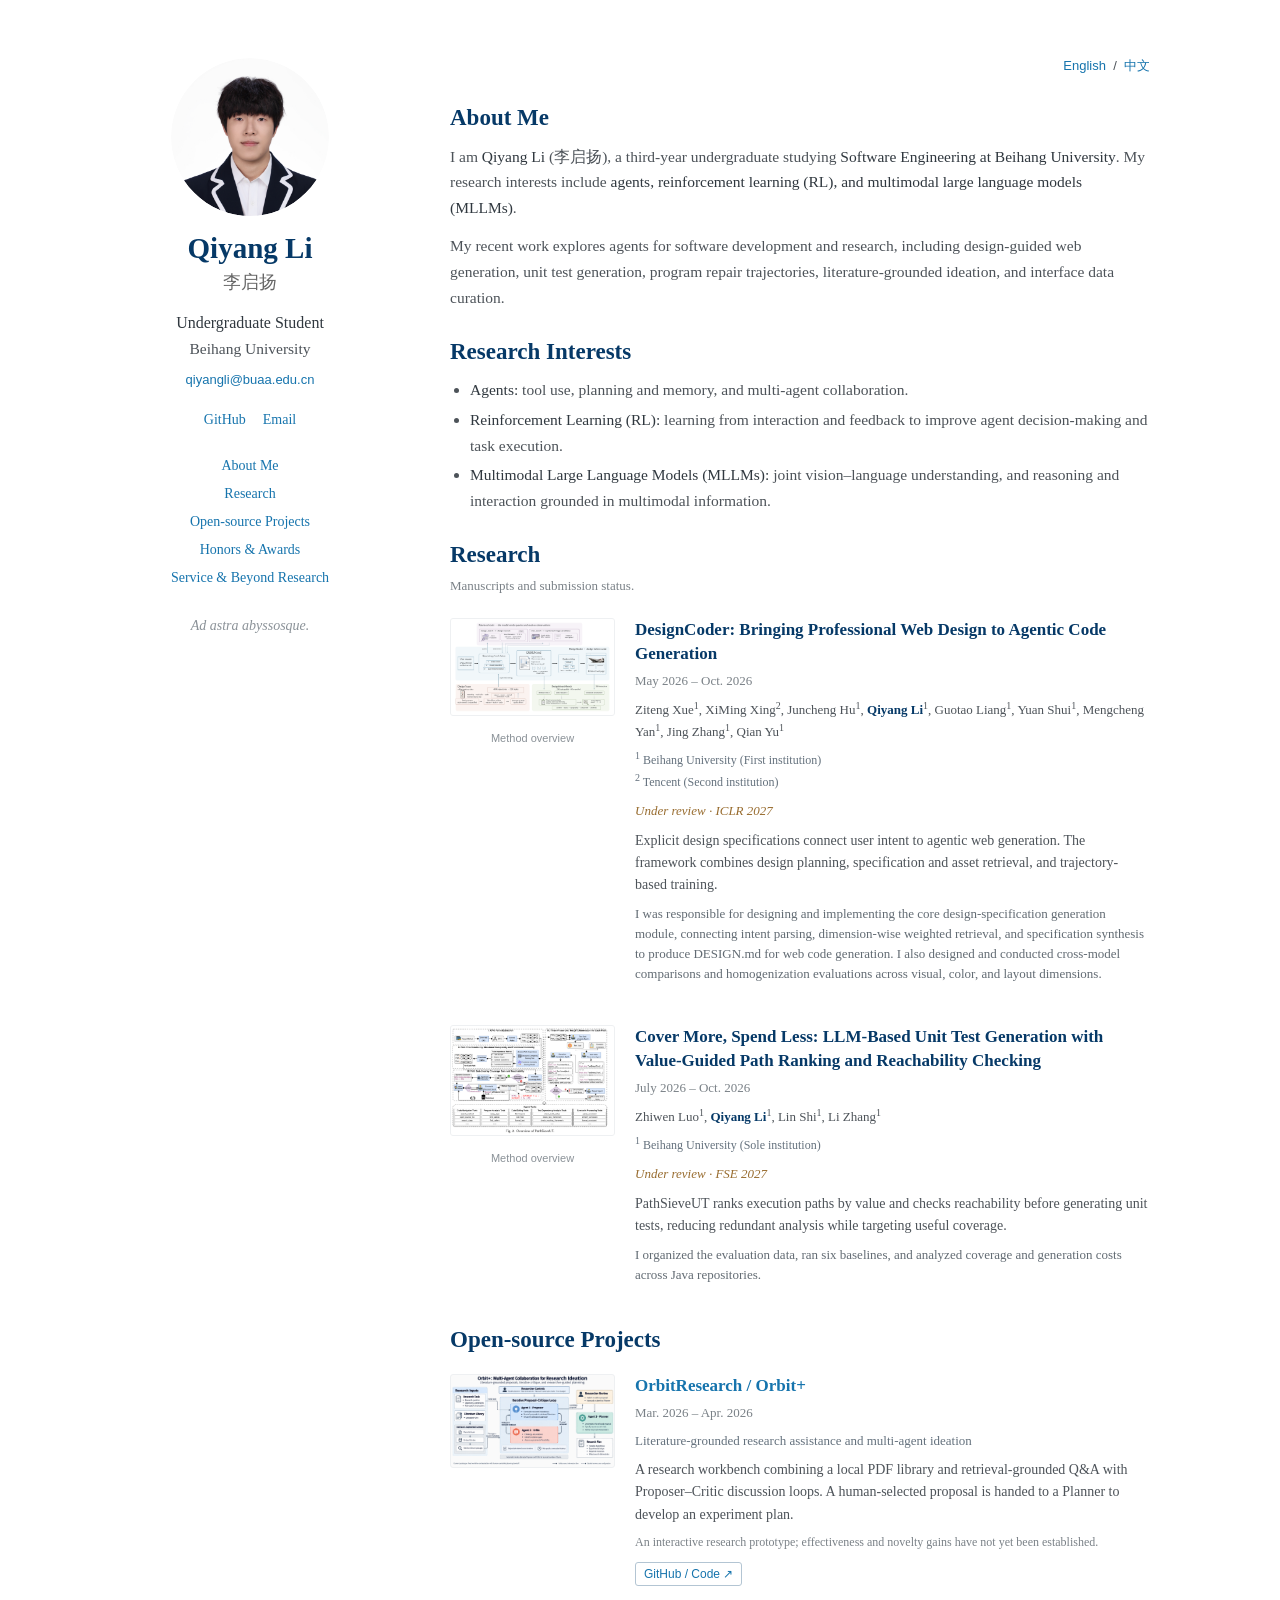
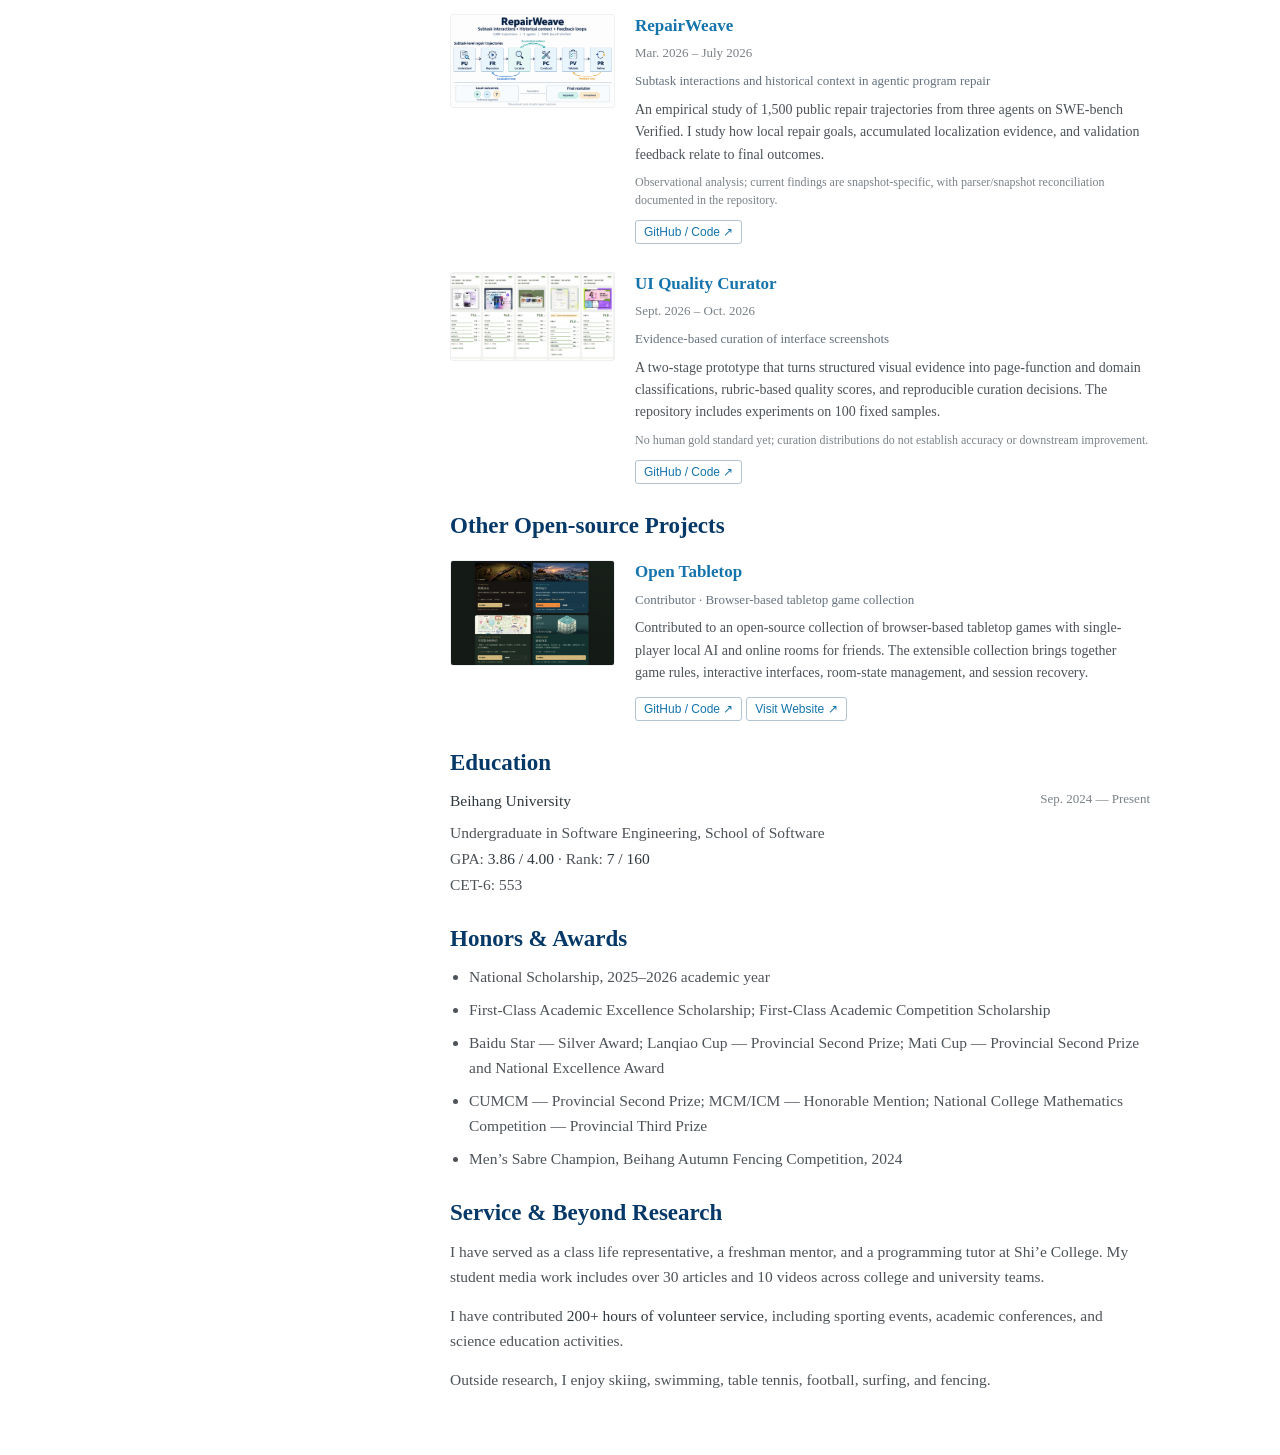
<file: index.html>
<!doctype html>
<html lang="en"><head><meta charset="utf-8"><meta name="viewport" content="width=device-width,initial-scale=1"><title>Qiyang Li | Beihang University</title><meta name="description" content="Qiyang Li (李启扬), Software Engineering undergraduate at Beihang University. Agents, reinforcement learning, and multimodal large language models."><link rel="stylesheet" href="assets/css/minimal-light.css"><link rel="stylesheet" href="assets/css/custom.css"></head>
<body><a class="skip" href="#about">Skip to content</a><div class="wrapper"><header><a href="index.html" class="image avatar"><img src="assets/img/avatar.jpg?v=2" alt="李启扬的头像" width="158" height="158"></a><h1>Qiyang Li</h1><p class="chinese-name">李启扬</p><div class="position">Undergraduate Student</div><a class="affiliation" href="https://www.buaa.edu.cn/">Beihang University</a><a class="email" href="mailto:qiyangli@buaa.edu.cn">qiyangli@buaa.edu.cn</a><div class="profile-links"><a href="https://github.com/starry913">GitHub</a><a href="mailto:qiyangli@buaa.edu.cn">Email</a></div><nav class="profile-nav" aria-label="Page sections"><a href="#about">About Me</a><a href="#research">Research</a><a href="#projects">Open-source Projects</a><a href="#honors">Honors & Awards</a><a href="#beyond">Service & Beyond Research</a></nav><p class="motto">Ad astra abyssosque.</p></header><section><div class="language"><a href="index.html" lang="en">English</a> &nbsp;/&nbsp; <a href="zh.html" lang="zh-CN">中文</a></div><h2 id="about">About Me</h2><p>I am <strong>Qiyang Li</strong> (李启扬), a third-year undergraduate studying <strong>Software Engineering at Beihang University</strong>. My research interests include <strong>agents, reinforcement learning (RL), and multimodal large language models (MLLMs)</strong>.</p><p>My recent work explores agents for software development and research, including design-guided web generation, unit test generation, program repair trajectories, literature-grounded ideation, and interface data curation.</p><h2 id="interests">Research Interests</h2><ul class="interests"><li><strong>Agents:</strong> tool use, planning and memory, and multi-agent collaboration.</li><li><strong>Reinforcement Learning (RL):</strong> learning from interaction and feedback to improve agent decision-making and task execution.</li><li><strong>Multimodal Large Language Models (MLLMs):</strong> joint vision–language understanding, and reasoning and interaction grounded in multimodal information.</li></ul><h2 id="research">Research</h2><p class="section-note">Manuscripts and submission status.</p><article class="research-entry" id="designcoder"><div><a class="figure-link" href="assets/img/designcoder.png" aria-label="DesignCoder: Bringing Professional Web Design to Agentic Code Generation figure"><img src="assets/img/designcoder.png" alt="DesignCoder: Bringing Professional Web Design to Agentic Code Generation — method overview" loading="lazy"></a><div class="figure-caption">Method overview</div></div><div><h3>DesignCoder: Bringing Professional Web Design to Agentic Code Generation</h3><p class="project-dates">May 2026 – Oct. 2026</p><p class="authors">Ziteng Xue<sup>1</sup>, XiMing Xing<sup>2</sup>, Juncheng Hu<sup>1</sup>, <strong>Qiyang Li</strong><sup>1</sup>, Guotao Liang<sup>1</sup>, Yuan Shui<sup>1</sup>, Mengcheng Yan<sup>1</sup>, Jing Zhang<sup>1</sup>, Qian Yu<sup>1</sup></p><p class="affiliations"><sup>1</sup> Beihang University (First institution)<br><sup>2</sup> Tencent (Second institution)</p><p class="status">Under review · ICLR 2027</p><p class="description">Explicit design specifications connect user intent to agentic web generation. The framework combines design planning, specification and asset retrieval, and trajectory-based training.</p><p class="contribution">I was responsible for designing and implementing the core design-specification generation module, connecting intent parsing, dimension-wise weighted retrieval, and specification synthesis to produce DESIGN.md for web code generation. I also designed and conducted cross-model comparisons and homogenization evaluations across visual, color, and layout dimensions.</p></div></article><article class="research-entry" id="pathsieveut"><div><a class="figure-link" href="assets/img/pathsieveut.png" aria-label="Cover More, Spend Less: LLM-Based Unit Test Generation with Value-Guided Path Ranking and Reachability Checking figure"><img src="assets/img/pathsieveut.png" alt="Cover More, Spend Less: LLM-Based Unit Test Generation with Value-Guided Path Ranking and Reachability Checking — method overview" loading="lazy"></a><div class="figure-caption">Method overview</div></div><div><h3>Cover More, Spend Less: LLM-Based Unit Test Generation with Value-Guided Path Ranking and Reachability Checking</h3><p class="project-dates">July 2026 – Oct. 2026</p><p class="authors">Zhiwen Luo<sup>1</sup>, <strong>Qiyang Li</strong><sup>1</sup>, Lin Shi<sup>1</sup>, Li Zhang<sup>1</sup></p><p class="affiliations"><sup>1</sup> Beihang University (Sole institution)</p><p class="status">Under review · FSE 2027</p><p class="description">PathSieveUT ranks execution paths by value and checks reachability before generating unit tests, reducing redundant analysis while targeting useful coverage.</p><p class="contribution">I organized the evaluation data, ran six baselines, and analyzed coverage and generation costs across Java repositories.</p></div></article><h2 id="projects">Open-source Projects</h2><article class="research-entry" id="orbit"><div><a class="figure-link" href="assets/img/orbit.png" aria-label="OrbitResearch / Orbit+ figure"><img src="assets/img/orbit.png" alt="OrbitResearch / Orbit+ — project overview" loading="lazy"></a></div><div><h3><a href="https://github.com/starry913/OrbitResearch">OrbitResearch / Orbit+</a></h3><p class="project-dates">Mar. 2026 – Apr. 2026</p><p class="project-subtitle">Literature-grounded research assistance and multi-agent ideation</p><p class="description">A research workbench combining a local PDF library and retrieval-grounded Q&A with Proposer–Critic discussion loops. A human-selected proposal is handed to a Planner to develop an experiment plan.</p><p class="project-note">An interactive research prototype; effectiveness and novelty gains have not yet been established.</p><a class="code-link" href="https://github.com/starry913/OrbitResearch">GitHub / Code ↗</a></div></article><article class="research-entry" id="repairweave"><div><a class="figure-link" href="assets/img/repairweave-overview.png" aria-label="RepairWeave figure"><img src="assets/img/repairweave-overview.png" alt="RepairWeave — project overview" loading="lazy"></a></div><div><h3><a href="https://github.com/starry913/repairweave">RepairWeave</a></h3><p class="project-dates">Mar. 2026 – July 2026</p><p class="project-subtitle">Subtask interactions and historical context in agentic program repair</p><p class="description">An empirical study of 1,500 public repair trajectories from three agents on SWE-bench Verified. I study how local repair goals, accumulated localization evidence, and validation feedback relate to final outcomes.</p><p class="project-note">Observational analysis; current findings are snapshot-specific, with parser/snapshot reconciliation documented in the repository.</p><a class="code-link" href="https://github.com/starry913/repairweave">GitHub / Code ↗</a></div></article><article class="research-entry" id="curator"><div><a class="figure-link" href="assets/img/ui-curator.png" aria-label="UI Quality Curator figure"><img src="assets/img/ui-curator.png" alt="UI Quality Curator — project overview" loading="lazy"></a></div><div><h3><a href="https://github.com/starry913/ui-quality-curator">UI Quality Curator</a></h3><p class="project-dates">Sept. 2026 – Oct. 2026</p><p class="project-subtitle">Evidence-based curation of interface screenshots</p><p class="description">A two-stage prototype that turns structured visual evidence into page-function and domain classifications, rubric-based quality scores, and reproducible curation decisions. The repository includes experiments on 100 fixed samples.</p><p class="project-note">No human gold standard yet; curation distributions do not establish accuracy or downstream improvement.</p><a class="code-link" href="https://github.com/starry913/ui-quality-curator">GitHub / Code ↗</a></div></article><h2 id="other-projects">Other Open-source Projects</h2><article class="research-entry" id="open-tabletop"><div><a class="figure-link" href="assets/img/open-tabletop.png?v=2" aria-label="Open Tabletop preview"><img src="assets/img/open-tabletop.png?v=2" alt="Open Tabletop — browser game collection" loading="lazy"></a></div><div><h3><a href="https://github.com/starry913/open-tabletop">Open Tabletop</a></h3><p class="project-subtitle">Contributor · Browser-based tabletop game collection</p><p class="description">Contributed to an open-source collection of browser-based tabletop games with single-player local AI and online rooms for friends. The extensible collection brings together game rules, interactive interfaces, room-state management, and session recovery.</p><a class="code-link" href="https://github.com/starry913/open-tabletop">GitHub / Code ↗</a> <a class="code-link" href="https://velvet-poker-friends.linming-dracarys.chatgpt.site/">Visit Website ↗</a></div></article><h2 id="education">Education</h2><p class="education"><strong>Beihang University</strong><span>Sep. 2024 — Present</span></p><p class="academic-facts">Undergraduate in Software Engineering, School of Software<br>GPA: <strong>3.86 / 4.00</strong> · Rank: <strong>7 / 160</strong><br>CET-6: 553</p><h2 id="honors">Honors & Awards</h2><ul class="compact-list"><li>National Scholarship, 2025–2026 academic year</li><li>First-Class Academic Excellence Scholarship; First-Class Academic Competition Scholarship</li><li>Baidu Star — Silver Award; Lanqiao Cup — Provincial Second Prize; Mati Cup — Provincial Second Prize and National Excellence Award</li><li>CUMCM — Provincial Second Prize; MCM/ICM — Honorable Mention; National College Mathematics Competition — Provincial Third Prize</li><li>Men’s Sabre Champion, Beihang Autumn Fencing Competition, 2024</li></ul><h2 id="beyond">Service & Beyond Research</h2><p>I have served as a class life representative, a freshman mentor, and a programming tutor at Shi’e College. My student media work includes over 30 articles and 10 videos across college and university teams.</p><p>I have contributed <strong>200+ hours of volunteer service</strong>, including sporting events, academic conferences, and science education activities.</p><p>Outside research, I enjoy skiing, swimming, table tennis, football, surfing, and fencing.</p></section></div></body></html>
</file>
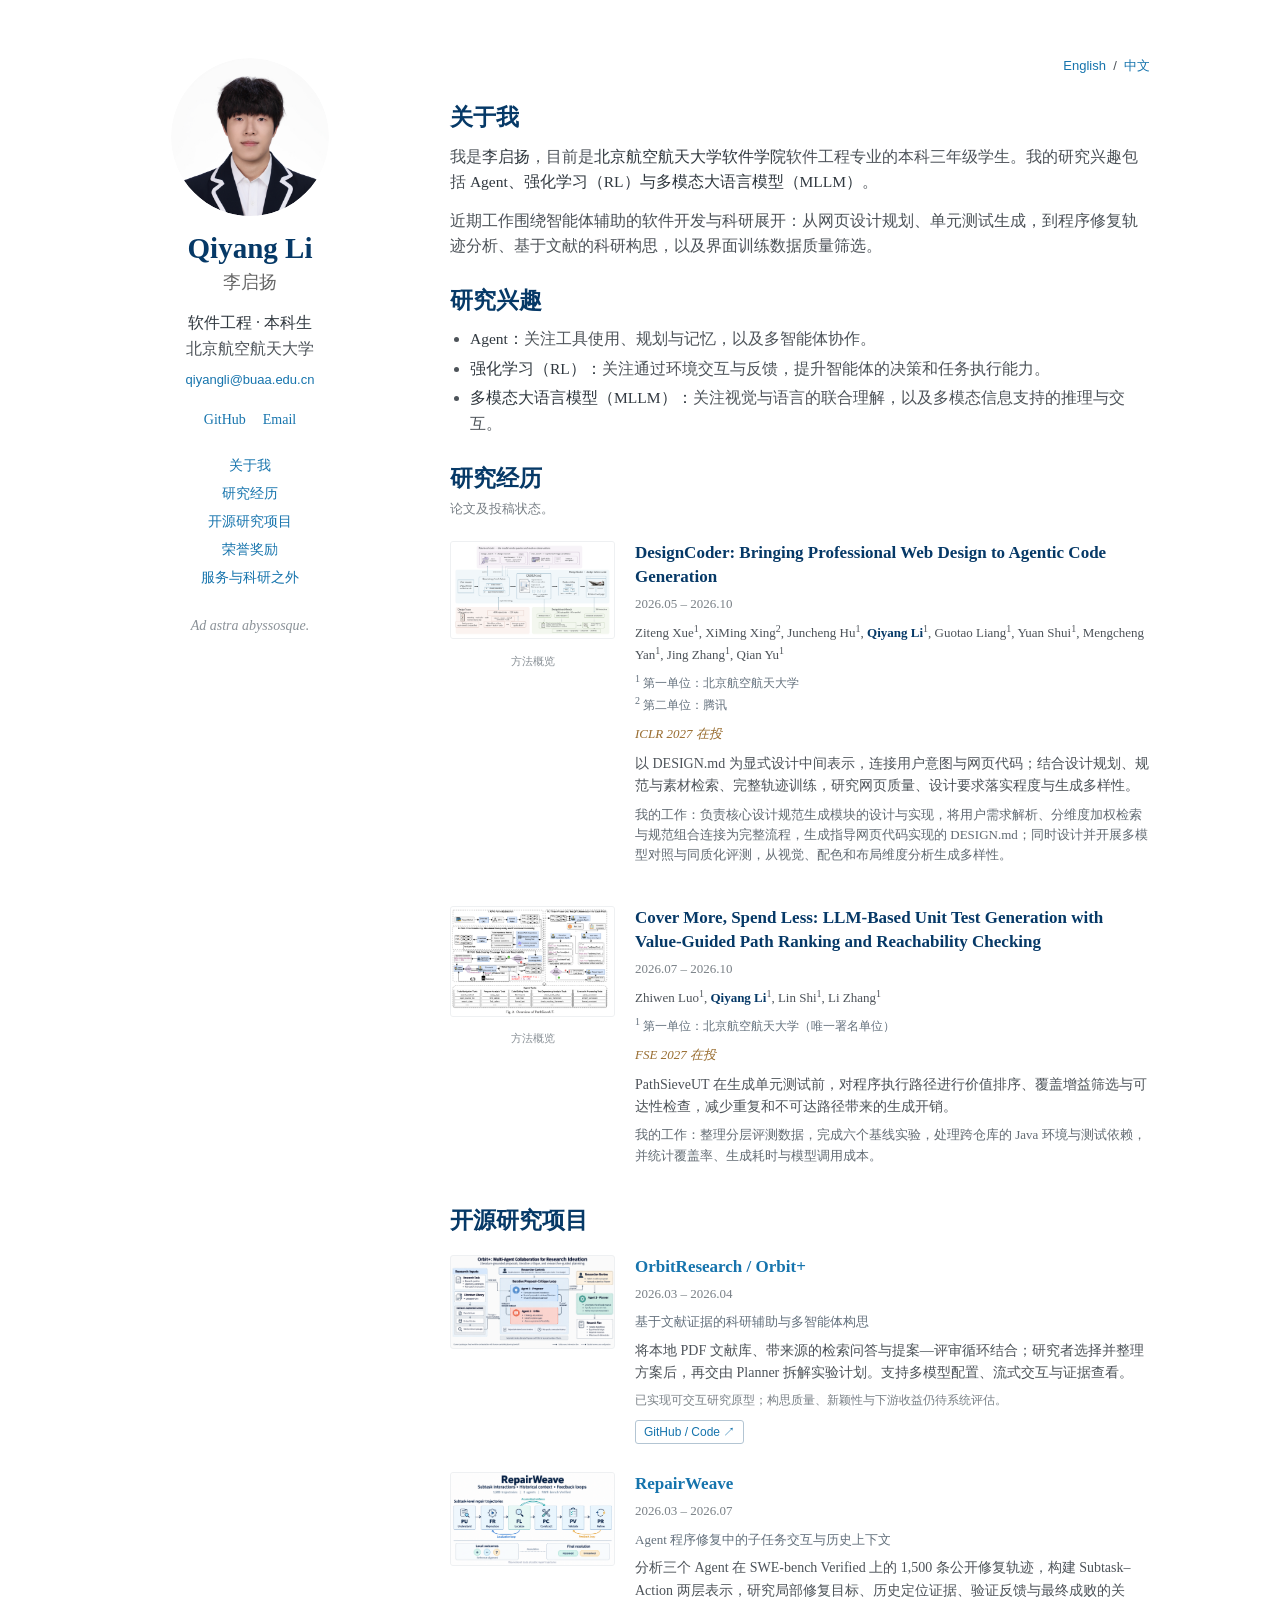
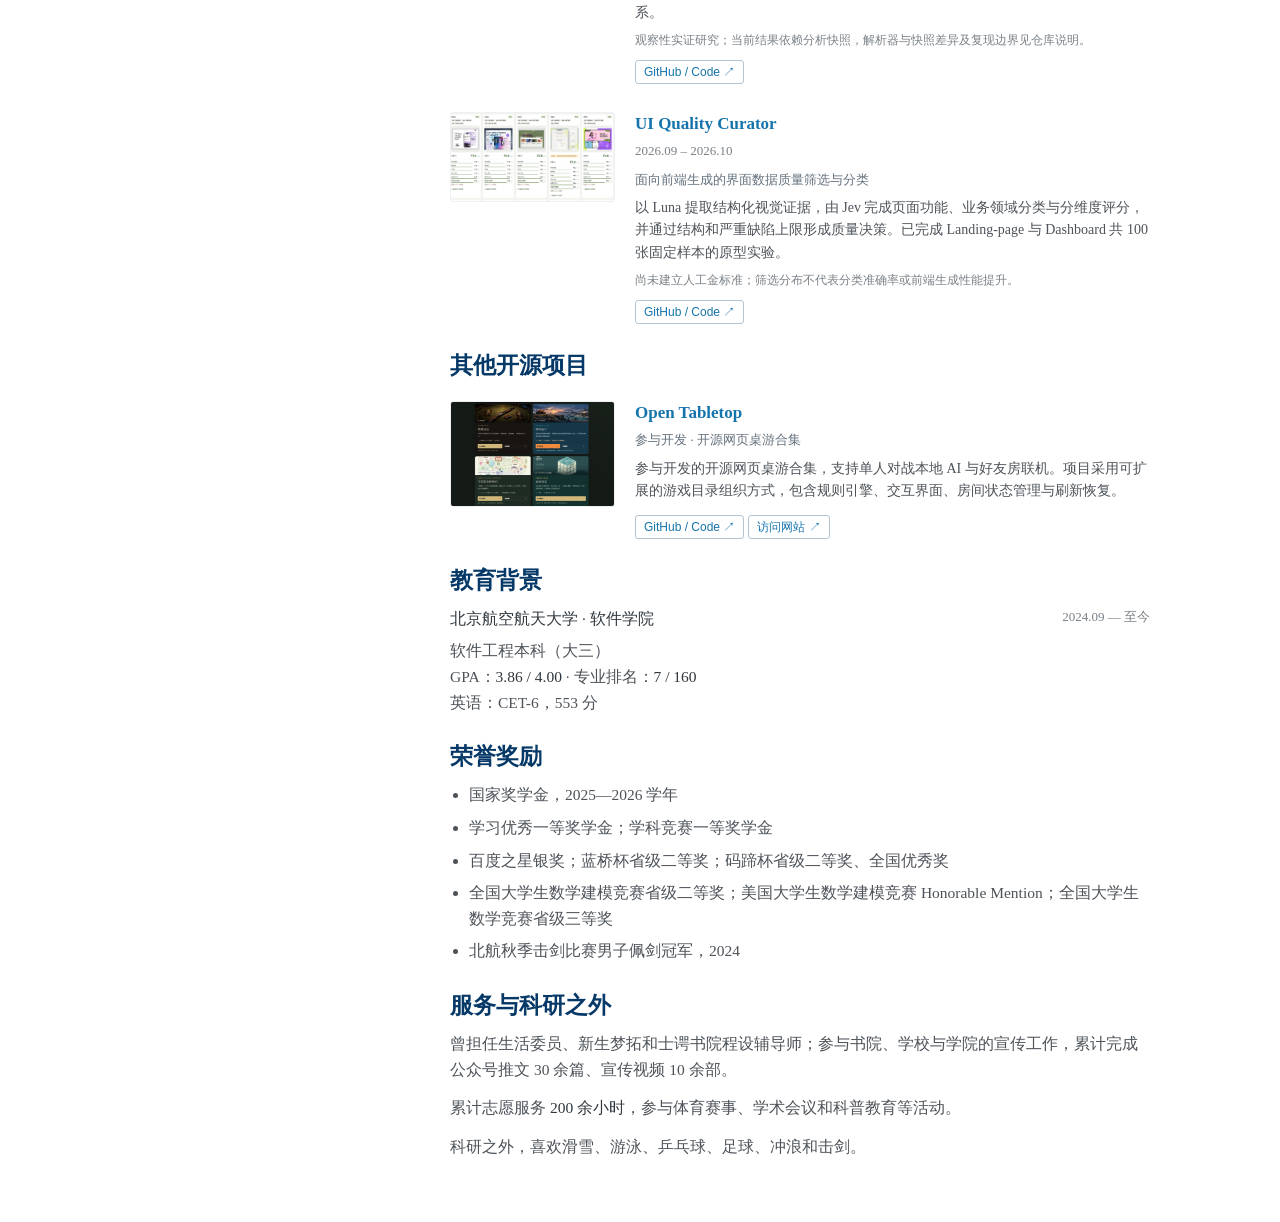
<file: zh.html>
<!doctype html>
<html lang="zh-CN"><head><meta charset="utf-8"><meta name="viewport" content="width=device-width,initial-scale=1"><title>李启扬 | Beihang University</title><meta name="description" content="Qiyang Li (李启扬), Software Engineering undergraduate at Beihang University. Agents, reinforcement learning, and multimodal large language models."><link rel="stylesheet" href="assets/css/minimal-light.css"><link rel="stylesheet" href="assets/css/custom.css"></head>
<body><a class="skip" href="#about">跳至正文</a><div class="wrapper"><header><a href="zh.html" class="image avatar"><img src="assets/img/avatar.jpg?v=2" alt="李启扬的头像" width="158" height="158"></a><h1>Qiyang Li</h1><p class="chinese-name">李启扬</p><div class="position">软件工程 · 本科生</div><a class="affiliation" href="https://www.buaa.edu.cn/">北京航空航天大学</a><a class="email" href="mailto:qiyangli@buaa.edu.cn">qiyangli@buaa.edu.cn</a><div class="profile-links"><a href="https://github.com/starry913">GitHub</a><a href="mailto:qiyangli@buaa.edu.cn">Email</a></div><nav class="profile-nav" aria-label="页面目录"><a href="#about">关于我</a><a href="#research">研究经历</a><a href="#projects">开源研究项目</a><a href="#honors">荣誉奖励</a><a href="#beyond">服务与科研之外</a></nav><p class="motto">Ad astra abyssosque.</p></header><section><div class="language"><a href="index.html" lang="en">English</a> &nbsp;/&nbsp; <a href="zh.html" lang="zh-CN">中文</a></div><h2 id="about">关于我</h2><p>我是<strong>李启扬</strong>，目前是<strong>北京航空航天大学软件学院</strong>软件工程专业的本科三年级学生。我的研究兴趣包括 <strong>Agent、强化学习（RL）与多模态大语言模型（MLLM）</strong>。</p><p>近期工作围绕智能体辅助的软件开发与科研展开：从网页设计规划、单元测试生成，到程序修复轨迹分析、基于文献的科研构思，以及界面训练数据质量筛选。</p><h2 id="interests">研究兴趣</h2><ul class="interests"><li><strong>Agent：</strong>关注工具使用、规划与记忆，以及多智能体协作。</li><li><strong>强化学习（RL）：</strong>关注通过环境交互与反馈，提升智能体的决策和任务执行能力。</li><li><strong>多模态大语言模型（MLLM）：</strong>关注视觉与语言的联合理解，以及多模态信息支持的推理与交互。</li></ul><h2 id="research">研究经历</h2><p class="section-note">论文及投稿状态。</p><article class="research-entry" id="designcoder"><div><a class="figure-link" href="assets/img/designcoder.png" aria-label="DesignCoder: Bringing Professional Web Design to Agentic Code Generation figure"><img src="assets/img/designcoder.png" alt="DesignCoder: Bringing Professional Web Design to Agentic Code Generation — method overview" loading="lazy"></a><div class="figure-caption">方法概览</div></div><div><h3>DesignCoder: Bringing Professional Web Design to Agentic Code Generation</h3><p class="project-dates">2026.05 – 2026.10</p><p class="authors">Ziteng Xue<sup>1</sup>, XiMing Xing<sup>2</sup>, Juncheng Hu<sup>1</sup>, <strong>Qiyang Li</strong><sup>1</sup>, Guotao Liang<sup>1</sup>, Yuan Shui<sup>1</sup>, Mengcheng Yan<sup>1</sup>, Jing Zhang<sup>1</sup>, Qian Yu<sup>1</sup></p><p class="affiliations"><sup>1</sup> 第一单位：北京航空航天大学<br><sup>2</sup> 第二单位：腾讯</p><p class="status">ICLR 2027 在投</p><p class="description">以 DESIGN.md 为显式设计中间表示，连接用户意图与网页代码；结合设计规划、规范与素材检索、完整轨迹训练，研究网页质量、设计要求落实程度与生成多样性。</p><p class="contribution">我的工作：负责核心设计规范生成模块的设计与实现，将用户需求解析、分维度加权检索与规范组合连接为完整流程，生成指导网页代码实现的 DESIGN.md；同时设计并开展多模型对照与同质化评测，从视觉、配色和布局维度分析生成多样性。</p></div></article><article class="research-entry" id="pathsieveut"><div><a class="figure-link" href="assets/img/pathsieveut.png" aria-label="Cover More, Spend Less: LLM-Based Unit Test Generation with Value-Guided Path Ranking and Reachability Checking figure"><img src="assets/img/pathsieveut.png" alt="Cover More, Spend Less: LLM-Based Unit Test Generation with Value-Guided Path Ranking and Reachability Checking — method overview" loading="lazy"></a><div class="figure-caption">方法概览</div></div><div><h3>Cover More, Spend Less: LLM-Based Unit Test Generation with Value-Guided Path Ranking and Reachability Checking</h3><p class="project-dates">2026.07 – 2026.10</p><p class="authors">Zhiwen Luo<sup>1</sup>, <strong>Qiyang Li</strong><sup>1</sup>, Lin Shi<sup>1</sup>, Li Zhang<sup>1</sup></p><p class="affiliations"><sup>1</sup> 第一单位：北京航空航天大学（唯一署名单位）</p><p class="status">FSE 2027 在投</p><p class="description">PathSieveUT 在生成单元测试前，对程序执行路径进行价值排序、覆盖增益筛选与可达性检查，减少重复和不可达路径带来的生成开销。</p><p class="contribution">我的工作：整理分层评测数据，完成六个基线实验，处理跨仓库的 Java 环境与测试依赖，并统计覆盖率、生成耗时与模型调用成本。</p></div></article><h2 id="projects">开源研究项目</h2><article class="research-entry" id="orbit"><div><a class="figure-link" href="assets/img/orbit.png" aria-label="OrbitResearch / Orbit+ figure"><img src="assets/img/orbit.png" alt="OrbitResearch / Orbit+ — project overview" loading="lazy"></a></div><div><h3><a href="https://github.com/starry913/OrbitResearch">OrbitResearch / Orbit+</a></h3><p class="project-dates">2026.03 – 2026.04</p><p class="project-subtitle">基于文献证据的科研辅助与多智能体构思</p><p class="description">将本地 PDF 文献库、带来源的检索问答与提案—评审循环结合；研究者选择并整理方案后，再交由 Planner 拆解实验计划。支持多模型配置、流式交互与证据查看。</p><p class="project-note">已实现可交互研究原型；构思质量、新颖性与下游收益仍待系统评估。</p><a class="code-link" href="https://github.com/starry913/OrbitResearch">GitHub / Code ↗</a></div></article><article class="research-entry" id="repairweave"><div><a class="figure-link" href="assets/img/repairweave-overview.png" aria-label="RepairWeave figure"><img src="assets/img/repairweave-overview.png" alt="RepairWeave — project overview" loading="lazy"></a></div><div><h3><a href="https://github.com/starry913/repairweave">RepairWeave</a></h3><p class="project-dates">2026.03 – 2026.07</p><p class="project-subtitle">Agent 程序修复中的子任务交互与历史上下文</p><p class="description">分析三个 Agent 在 SWE-bench Verified 上的 1,500 条公开修复轨迹，构建 Subtask–Action 两层表示，研究局部修复目标、历史定位证据、验证反馈与最终成败的关系。</p><p class="project-note">观察性实证研究；当前结果依赖分析快照，解析器与快照差异及复现边界见仓库说明。</p><a class="code-link" href="https://github.com/starry913/repairweave">GitHub / Code ↗</a></div></article><article class="research-entry" id="curator"><div><a class="figure-link" href="assets/img/ui-curator.png" aria-label="UI Quality Curator figure"><img src="assets/img/ui-curator.png" alt="UI Quality Curator — project overview" loading="lazy"></a></div><div><h3><a href="https://github.com/starry913/ui-quality-curator">UI Quality Curator</a></h3><p class="project-dates">2026.09 – 2026.10</p><p class="project-subtitle">面向前端生成的界面数据质量筛选与分类</p><p class="description">以 Luna 提取结构化视觉证据，由 Jev 完成页面功能、业务领域分类与分维度评分，并通过结构和严重缺陷上限形成质量决策。已完成 Landing-page 与 Dashboard 共 100 张固定样本的原型实验。</p><p class="project-note">尚未建立人工金标准；筛选分布不代表分类准确率或前端生成性能提升。</p><a class="code-link" href="https://github.com/starry913/ui-quality-curator">GitHub / Code ↗</a></div></article><h2 id="other-projects">其他开源项目</h2><article class="research-entry" id="open-tabletop"><div><a class="figure-link" href="assets/img/open-tabletop.png?v=2" aria-label="Open Tabletop preview"><img src="assets/img/open-tabletop.png?v=2" alt="Open Tabletop — browser game collection" loading="lazy"></a></div><div><h3><a href="https://github.com/starry913/open-tabletop">Open Tabletop</a></h3><p class="project-subtitle">参与开发 · 开源网页桌游合集</p><p class="description">参与开发的开源网页桌游合集，支持单人对战本地 AI 与好友房联机。项目采用可扩展的游戏目录组织方式，包含规则引擎、交互界面、房间状态管理与刷新恢复。</p><a class="code-link" href="https://github.com/starry913/open-tabletop">GitHub / Code ↗</a> <a class="code-link" href="https://velvet-poker-friends.linming-dracarys.chatgpt.site/">访问网站 ↗</a></div></article><h2 id="education">教育背景</h2><p class="education"><strong>北京航空航天大学 · 软件学院</strong><span>2024.09 — 至今</span></p><p class="academic-facts">软件工程本科（大三）<br>GPA：<strong>3.86 / 4.00</strong> · 专业排名：<strong>7 / 160</strong><br>英语：CET-6，553 分</p><h2 id="honors">荣誉奖励</h2><ul class="compact-list"><li>国家奖学金，2025—2026 学年</li><li>学习优秀一等奖学金；学科竞赛一等奖学金</li><li>百度之星银奖；蓝桥杯省级二等奖；码蹄杯省级二等奖、全国优秀奖</li><li>全国大学生数学建模竞赛省级二等奖；美国大学生数学建模竞赛 Honorable Mention；全国大学生数学竞赛省级三等奖</li><li>北航秋季击剑比赛男子佩剑冠军，2024</li></ul><h2 id="beyond">服务与科研之外</h2><p>曾担任生活委员、新生梦拓和士谔书院程设辅导师；参与书院、学校与学院的宣传工作，累计完成公众号推文 30 余篇、宣传视频 10 余部。</p><p>累计志愿服务 <strong>200 余小时</strong>，参与体育赛事、学术会议和科普教育等活动。</p><p>科研之外，喜欢滑雪、游泳、乒乓球、足球、冲浪和击剑。</p></section></div></body></html>
</file>
<file: assets/css/minimal-light.css>
body { background-color: #fff; padding: 0px; font: 16.0px/1.5 Crimson Pro, serif; color: #595959; font-weight: 400; margin: 0; }

.pub-row { display: flex; align-items: center; }

.social-icons a { display: inline-block; height: 2.4rem; width: 2.4rem; background-color: transparent; color: #043361 !important; border-radius: 100%; text-align: center; font-size: 1.15rem; line-height: 2.5rem; margin-right: 1rem; }

.social-icons a:last-child { margin-right: 0; }

.social-icons a:hover { background-color: white; color: black; transform: scale(1.2); }

/*
.social-icons a:after { content: ''; display: block; margin: 0px; height: 1px; width: 0px; background: transparent; transition: width .5s ease, background-color .5s ease; } .social-icons a:hover:after { width: 100%; background: #337ab7; } */
.icon-button { background-color: white; border-radius: 3.6rem; cursor: pointer; display: inline-block; font-size: 2.0rem; height: 3.6rem; line-height: 3.6rem; margin: 0 5px; position: relative; text-align: center; -webkit-user-select: none; -moz-user-select: none; -ms-user-select: none; user-select: none; width: 3.6rem; }

.icon-button span { border-radius: 0; display: block; height: 0; left: 50%; margin: 0; position: absolute; top: 50%; -webkit-transition: all 0.3s; -moz-transition: all 0.3s; -o-transition: all 0.3s; transition: all 0.3s; width: 0; }

.icon-button:hover span { width: 3.6rem; height: 3.6rem; border-radius: 3.6rem; margin: -1.8rem; }

.twitter span { background-color: #4099ff; }

.facebook span { background-color: #4286f4; }

.linkedin span { background-color: #0077B5; }

.github span { background-color: #000; }

email { font-size: 14px; font-family: "Ubuntu Mono"; }

.icon-button i { background: none; color: white; height: 3.6rem; left: 0; line-height: 3.6rem; position: absolute; top: 0; -webkit-transition: all 0.3s; -moz-transition: all 0.3s; -o-transition: all 0.3s; transition: all 0.3s; width: 3.6rem; z-index: 10; }

.icon-button .icon-twitter { color: #4099ff; }

.icon-button .icon-facebook { color: #4286f4; }

.icon-button .icon-github { color: #000; }

.icon-button .icon-linkedin { color: #0077B5; }

.icon-button:hover .icon-twitter, .icon-button:hover .icon-facebook, .icon-button:hover .icon-github, .icon-button:hover .icon-linkedin { color: white; }

autocolor { color: #595959; }

lightonly { visibility: visible; }

darkonly { visibility: hidden; }

education { font-weight: 500; font-size: 115%; }

papertitle { font-weight: 600; font-size: 100%; }

.image { border-radius: 0.35em; border: 0; display: inline-block; position: relative; }

.image:before { -moz-transition: opacity 0.2s ease-in-out; -webkit-transition: opacity 0.2s ease-in-out; -ms-transition: opacity 0.2s ease-in-out; transition: opacity 0.2s ease-in-out; border-radius: 0.35em; content: ''; display: block; height: 100%; left: 0; opacity: 0.5; position: absolute; top: 0; width: 100%; }

.image.avatar { border-radius: 100%; }

.image.avatar:before { display: none; }

.image.avatar img { border-radius: 100%; width: 45%; padding: 20px; }

#header .image.avatar { margin: 0 0 1em 0; width: 8.00em; }

h3, h4, h5, h6 { font-weight: 600; color: #043361; margin: 0 0 20px; }

h1 { font-weight: 500; color: #043361; margin: 0 0 20px; }

h2 { color: #043361; font-weight: 500; margin: 2px 0px 15px; font-size: 157%; }

p, ul, ol, table, pre, dl { margin: 0 0 20px; }

h1, h2, h3 { line-height: 1.1; }

h1 { font-size: 28px; }

a { color: #39c; text-decoration: none; }

a:hover { color: #069; }

a small { font-size: 11px; color: #777; margin-top: -0.3em; display: block; }

a:hover small { color: #777; }

.wrapper { width: 960px; margin: 0 auto; }

blockquote { border-left: 1px solid #e5e5e5; margin: 0; padding: 0 0 0 20px; font-style: italic; }

code, pre { font-family: Monaco, Bitstream Vera Sans Mono, Lucida Console, Terminal, Consolas, Liberation Mono, DejaVu Sans Mono, Courier New, monospace; color: #333; }

pre { max-width: 500px; padding: 8px 15px; background: #f8f8f8; border-radius: 5px; border: 1px solid #e5e5e5; overflow-x: auto; }

table { width: 100%; border-collapse: collapse; }

th, td { text-align: left; padding: 5px 10px; border-bottom: 1px solid #e5e5e5; }

dt { color: #444; font-weight: 500; }

th { color: #444; }

img { max-width: 100%; }

header { width: 232px; float: left; position: fixed; -webkit-font-smoothing: subpixel-antialiased; padding-top: 4.0em; text-align: center; }

header ul { list-style: none; height: 40px; padding: 0; background: #f4f4f4; border-radius: 5px; border: 1px solid #e0e0e0; width: 270px; }

header li { width: 89px; float: left; border-right: 1px solid #e0e0e0; height: 40px; }

header li:first-child a { border-radius: 5px 0 0 5px; }

header li:last-child a { border-radius: 0 5px 5px 0; }

header ul a { line-height: 1; font-size: 11px; color: #999; display: block; text-align: center; padding-top: 6px; height: 34px; }

header ul a:hover { color: #999; }

header ul a:active { background-color: #f0f0f0; }

strong { color: #222; font-weight: 500; }

header ul li + li + li { border-right: none; width: 89px; }

header ul a strong { font-size: 14px; display: block; color: #222; }

section { width: 650px; float: right; padding-top: 4.0em; padding-bottom: 50px; }

small { font-size: 11px; }

hr { border: 0; background: #e5e5e5; height: 1px; margin: 0 0 20px; }

footer { width: 232px; float: left; position: fixed; bottom: 30px; -webkit-font-smoothing: subpixel-antialiased; text-align: center; }

@media print, screen and (max-width: 960px) { .pub-row { display: flex; align-items: center; }
  div.wrapper { width: auto; margin: 0; }
  header, section, footer { float: none; position: static; width: auto; }
  header { padding-right: 320px; }
  section { border: 1px solid #e5e5e5; border-width: 1px 0; padding: 20px 0; margin: 0 0 20px; }
  header a small { display: inline; }
  header ul { position: absolute; right: 50px; top: 52px; }
  .image.avatar img { border-radius: 100%; width: 117px; padding: 20px; }
  #head1o2 { visibility: hidden; }
  #head2o2 { visibility: hidden; } }
@media print, screen and (max-width: 960px) { body { word-wrap: break-word; padding: 15px; }
  .pub-row { display: flex; align-items: center; }
  header { padding: 0; }
  pre, code { word-wrap: normal; } }
@media print, screen and (max-width: 480px) { .pub-row { display: block; align-items: center; }
  body { padding: 15px; }
  header ul { width: 99%; }
  header li, header ul li + li + li { width: 33%; }
  .image.avatar img { border-radius: 100%; width: 95px; padding: 20px; }
  #head1o2 { visibility: hidden; }
  #head2o2 { visibility: hidden; } }
@media print { body { padding: 0.4in; font-size: 12pt; color: #444; } }
.biblink { text-decoration: none; display: inline; margin-right: 0px; }

.fakelink { text-decoration: none; cursor: pointer; }

.bibref { font-size: 70%; margin-top: 10px; margin-left: 0px; display: none; font-family: monospace; }
</file>
<file: assets/css/custom.css>
/* Customizations to the original Minimal Light HTML theme. */
html{scroll-behavior:smooth;scroll-padding-top:28px}
body{font-family:Georgia,'Times New Roman','Noto Serif SC','Songti SC',serif;color:#4d5359;font-size:15.5px;line-height:1.65;background:#fff}
.wrapper{width:1020px}header{width:240px;padding-top:58px}section{width:700px;padding-top:55px}
h1,h2,h3{font-family:Georgia,'Times New Roman','Noto Serif SC','Songti SC',serif;color:#063967;font-weight:600}
h1{font-size:29px;margin:17px 0 3px}h2{font-size:23px;margin:29px 0 13px}h3{font-size:17px;margin:0 0 5px;line-height:1.4}
a{color:#1674ad}a:hover{color:#063967;text-decoration:underline;font-weight:inherit}a:focus-visible{outline:2px solid #1674ad;outline-offset:4px}
p{margin:0 0 13px}strong{color:#30383f}.image.avatar{width:158px;height:158px;display:block;margin:0 auto;border-radius:50%;overflow:hidden}.image.avatar img{width:100%;height:100%;object-fit:cover;object-position:center 42%;padding:0;display:block;border-radius:50%}
.chinese-name{font-size:18px;margin:0 0 12px;color:#666}.position{font-size:16px;color:#30383f}.affiliation{display:block;color:#4d5359}.email{display:block;font-size:13px;margin-top:7px;overflow-wrap:anywhere;font-family:Arial,sans-serif}
.profile-links{display:flex;justify-content:center;gap:17px;margin:18px 0 23px;font-size:14px}.profile-nav{display:flex;flex-direction:column;gap:5px;font-size:14px}.motto{font-size:14px;font-style:italic;color:#8b9298;margin-top:24px}.language{text-align:right;font-size:13px;margin-bottom:20px;font-family:Arial,sans-serif}.language span{color:#666}
.interests{padding-left:20px;margin-bottom:16px}.interests li{margin:4px 0}.research-entry{display:grid;grid-template-columns:165px minmax(0,1fr);gap:20px;margin:22px 0 28px;align-items:start}.figure-link{display:block}.research-entry img{width:165px;max-height:130px;object-fit:contain;background:#fafafa;border-radius:3px;border:1px solid #eef0f2;box-sizing:border-box}#open-tabletop img{max-height:none;height:auto}.figure-caption{font-size:11px;color:#8b9298;text-align:center;margin-top:5px;font-family:Arial,sans-serif}
.project-dates{font:13px/1.5 'Times New Roman',serif;font-variant-numeric:lining-nums;color:#7a8187;margin:3px 0 8px}.affiliations{font-size:12px;line-height:1.6;color:#64717d;margin:5px 0 8px}.authors sup{font-size:10px}.authors strong{font-weight:700;color:#063967}.authors{font-size:13px;line-height:1.5;margin-bottom:6px}.status{color:#986c2f;font-size:13px;font-style:italic;margin-bottom:8px}.description{font-size:14px;line-height:1.6;margin-bottom:7px}.contribution{font-size:13px;color:#626b73;line-height:1.55}.project-subtitle{font-size:13px;color:#64717d;margin-bottom:7px}.project-note{font-size:12px;color:#7a8187;line-height:1.5;margin:6px 0}.code-link{display:inline-block;border:1px solid #b3c5d3;border-radius:3px;font:12px/1.5 Arial,sans-serif;padding:2px 8px;margin-top:5px}.entry-divider{border:0;border-top:1px solid #eef0f2;margin:22px 0}.academic-facts,.education span{font-family:'Times New Roman','Noto Serif SC','Songti SC',serif;font-variant-numeric:lining-nums}.education{margin-bottom:7px}.education span{float:right;font-size:13px;color:#7a8187}.compact-list{padding-left:19px}.compact-list li{margin:7px 0}.section-note{font-size:13px;color:#7a8187;margin-top:-6px}.page-footer{margin-top:35px;padding-top:16px;border-top:1px solid #e7ebee;font-size:12px;color:#8b9298}.skip{position:absolute;left:-9999px}.skip:focus{left:15px;top:10px;background:white;padding:8px;z-index:5}
@media(max-width:1080px){.wrapper{width:auto;max-width:940px;margin:0 auto;padding:0 25px}header{width:215px}section{width:calc(100% - 270px)}}
@media(max-width:960px){body{padding:0}.wrapper{max-width:760px;padding:0 26px}header{position:static;float:none;width:auto;padding:35px 0 22px}section{float:none;width:auto;padding:20px 0 40px;border-top:1px solid #e7ebee}.profile-nav{flex-direction:row;justify-content:center;flex-wrap:wrap;gap:9px 18px}.motto{margin-top:15px}.profile-links{margin-bottom:14px}.language{margin-bottom:15px}.image.avatar{width:126px;height:126px}.research-entry{grid-template-columns:150px minmax(0,1fr)}.research-entry img{width:150px}.education span{float:none;display:block}}
@media(max-width:520px){.wrapper{padding:0 20px}body{font-size:15px}h2{font-size:22px}.research-entry{grid-template-columns:1fr;gap:12px;margin-bottom:28px}.figure-link{width:100%;max-width:260px}.research-entry img{width:100%;max-height:170px}.figure-caption{display:none}.language{margin-bottom:18px}.description{font-size:14px}h3{font-size:17px}}
@media(prefers-reduced-motion:reduce){html{scroll-behavior:auto}}
</file>
